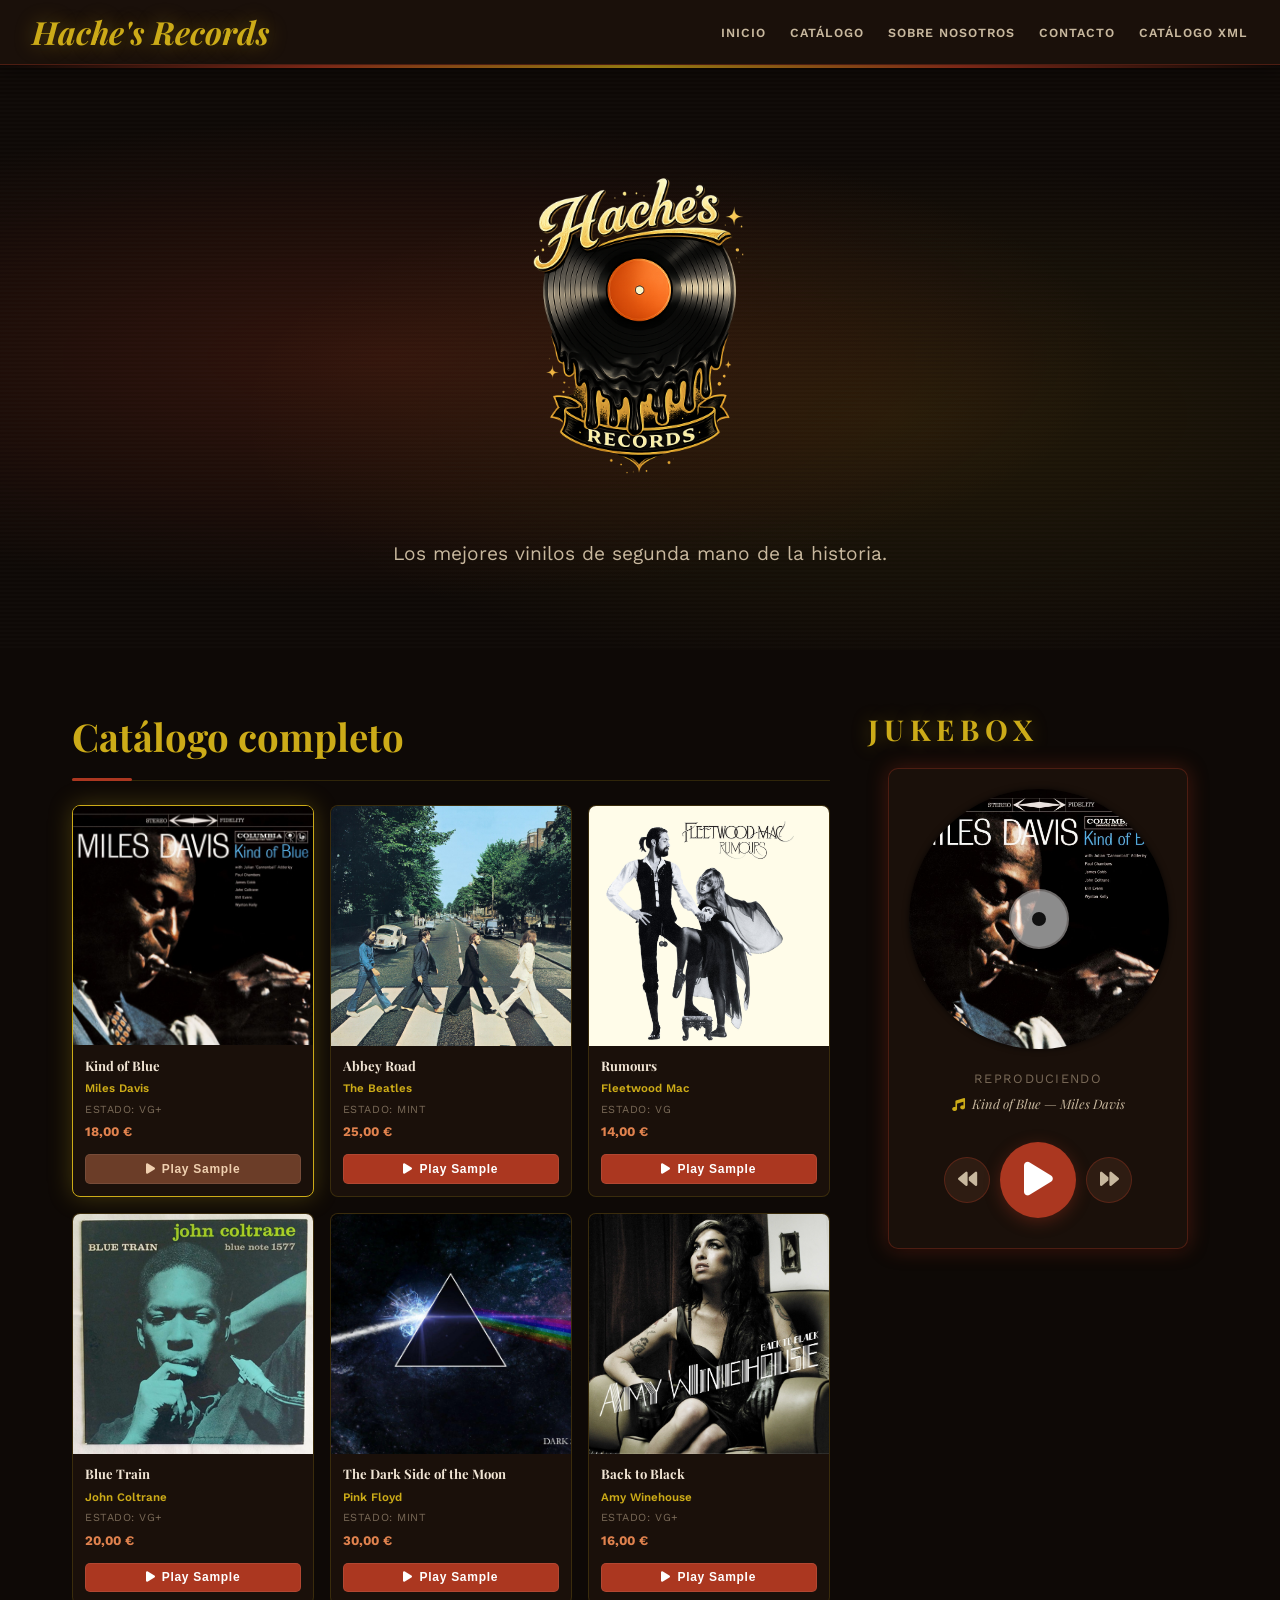
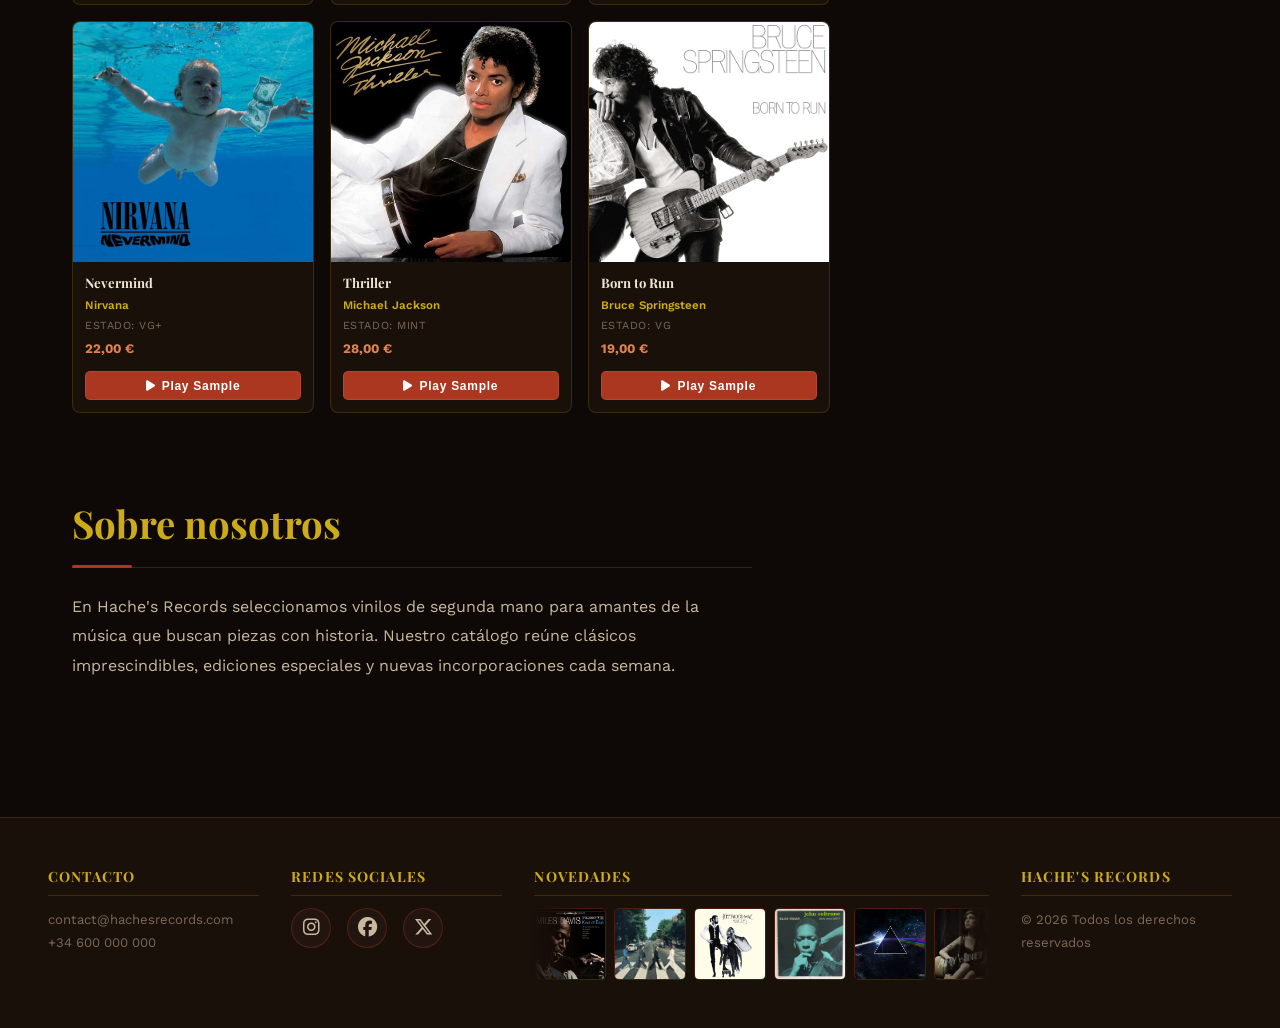
<file: index.html>
<!DOCTYPE html>
<html lang="es">
<head>
    <meta charset="UTF-8">
    <meta name="viewport" content="width=device-width, initial-scale=1.0">
    <title>Hache's Records | Tienda de vinilos de segunda mano</title>

    <link rel="preconnect" href="https://fonts.googleapis.com">
    <link rel="preconnect" href="https://fonts.gstatic.com" crossorigin>
    <link href="https://fonts.googleapis.com/css2?family=Playfair+Display:ital,wght@0,700;1,400&family=Work+Sans:wght@400;500;600&display=swap" rel="stylesheet">
    <link rel="stylesheet" href="https://cdnjs.cloudflare.com/ajax/libs/font-awesome/6.5.0/css/all.min.css">

    <link rel="stylesheet" href="assets/css/style.css">
</head>
<body>

    <header>
  <div class="header__logo"><h1>Hache's Records</h1></div>

  <nav aria-label="Navegación principal">
    <ul>
      <li><a href="#inicio">Inicio</a></li>
      <li><a href="#catalogo">Catálogo</a></li>
      <li><a href="#sobre">Sobre nosotros</a></li>
      <li><a href="#contacto">Contacto</a></li>
      <li><a href="catalogo-tabla.html">Catálogo XML</a></li>
    </ul>
  </nav>

  <!-- Botón hamburguesa para móvil -->
  <button class="nav-toggle" aria-label="Abrir menú" aria-expanded="false">
    <span></span>
    <span></span>
    <span></span>
  </button>
</header>

    <section id="inicio" class="hero">
        <div>
            <img src="assets/img/logo.png" alt="Logo de la web">
            <p>Los mejores vinilos de segunda mano de la historia.</p>
        </div>
    </section>

    <main class="contenedor">
        <div class="layout">

            <section id="catalogo">
                <h2 class="seccion-titulo">Catálogo completo</h2>

                <div class="catalogo-grid">

                    <article class="disco-card" data-index="0">
                        <a href="detalle.html?id=kind-of-blue" target="_blank" aria-label="Ver detalle de Kind of Blue">
                            <img src="assets/img/kind-of-blue.jpg"
                                 alt="Kind of Blue — Miles Davis" width="300" height="300" loading="lazy">
                        </a>
                        <div class="disco-info">
                            <h3>Kind of Blue</h3>
                            <p class="disco-artista">Miles Davis</p>
                            <p class="disco-estado">Estado: VG+</p>
                            <p class="disco-precio">18,00 €</p>
                            <button class="btn-play-sample" type="button">
                                <i class="fa fa-play"></i> Play Sample
                            </button>
                        </div>
                    </article>

                    <article class="disco-card" data-index="1">
                        <a href="detalle.html?id=abbey-road" target="_blank" aria-label="Ver detalle de Abbey Road">
                            <img src="assets/img/abbey-road.jpg"
                                 alt="Abbey Road — The Beatles" width="300" height="300" loading="lazy">
                        </a>
                        <div class="disco-info">
                            <h3>Abbey Road</h3>
                            <p class="disco-artista">The Beatles</p>
                            <p class="disco-estado">Estado: Mint</p>
                            <p class="disco-precio">25,00 €</p>
                            <button class="btn-play-sample" type="button">
                                <i class="fa fa-play"></i> Play Sample
                            </button>
                        </div>
                    </article>

                    <article class="disco-card" data-index="2">
                        <a href="detalle.html?id=rumours" target="_blank" aria-label="Ver detalle de Rumours">
                            <img src="assets/img/rumours.jpg"
                                 alt="Rumours — Fleetwood Mac" width="300" height="300" loading="lazy">
                        </a>
                        <div class="disco-info">
                            <h3>Rumours</h3>
                            <p class="disco-artista">Fleetwood Mac</p>
                            <p class="disco-estado">Estado: VG</p>
                            <p class="disco-precio">14,00 €</p>
                            <button class="btn-play-sample" type="button">
                                <i class="fa fa-play"></i> Play Sample
                            </button>
                        </div>
                    </article>

                    <article class="disco-card" data-index="3">
                        <a href="detalle.html?id=blue-train" target="_blank" aria-label="Ver detalle de Blue Train">
                            <img src="assets/img/blue-train.jpg"
                                 alt="Blue Train — John Coltrane" width="300" height="300" loading="lazy">
                        </a>
                        <div class="disco-info">
                            <h3>Blue Train</h3>
                            <p class="disco-artista">John Coltrane</p>
                            <p class="disco-estado">Estado: VG+</p>
                            <p class="disco-precio">20,00 €</p>
                            <button class="btn-play-sample" type="button">
                                <i class="fa fa-play"></i> Play Sample
                            </button>
                        </div>
                    </article>

                    <article class="disco-card" data-index="4">
                        <a href="detalle.html?id=dark-side-of-the-moon" target="_blank" aria-label="Ver detalle de The Dark Side of the Moon">
                            <img src="assets/img/dark-side-of-the-moon.jpg"
                                 alt="The Dark Side of the Moon — Pink Floyd" width="300" height="300" loading="lazy">
                        </a>
                        <div class="disco-info">
                            <h3>The Dark Side of the Moon</h3>
                            <p class="disco-artista">Pink Floyd</p>
                            <p class="disco-estado">Estado: Mint</p>
                            <p class="disco-precio">30,00 €</p>
                            <button class="btn-play-sample" type="button">
                                <i class="fa fa-play"></i> Play Sample
                            </button>
                        </div>
                    </article>

                    <article class="disco-card" data-index="5">
                        <a href="detalle.html?id=back-to-black" target="_blank" aria-label="Ver detalle de Back to Black">
                            <img src="assets/img/back-to-black.jpg"
                                 alt="Back to Black — Amy Winehouse" width="300" height="300" loading="lazy">
                        </a>
                        <div class="disco-info">
                            <h3>Back to Black</h3>
                            <p class="disco-artista">Amy Winehouse</p>
                            <p class="disco-estado">Estado: VG+</p>
                            <p class="disco-precio">16,00 €</p>
                            <button class="btn-play-sample" type="button">
                                <i class="fa fa-play"></i> Play Sample
                            </button>
                        </div>
                    </article>

                    <article class="disco-card" data-index="6">
                        <a href="detalle.html?id=nevermind" target="_blank" aria-label="Ver detalle de Nevermind">
                            <img src="assets/img/nevermind.jpg"
                                 alt="Nevermind — Nirvana" width="300" height="300" loading="lazy">
                        </a>
                        <div class="disco-info">
                            <h3>Nevermind</h3>
                            <p class="disco-artista">Nirvana</p>
                            <p class="disco-estado">Estado: VG+</p>
                            <p class="disco-precio">22,00 €</p>
                            <button class="btn-play-sample" type="button">
                                <i class="fa fa-play"></i> Play Sample
                            </button>
                        </div>
                    </article>

                    <article class="disco-card" data-index="7">
                        <a href="detalle.html?id=thriller" target="_blank" aria-label="Ver detalle de Thriller">
                            <img src="assets/img/thriller.jpg"
                                 alt="Thriller — Michael Jackson" width="300" height="300" loading="lazy">
                        </a>
                        <div class="disco-info">
                            <h3>Thriller</h3>
                            <p class="disco-artista">Michael Jackson</p>
                            <p class="disco-estado">Estado: Mint</p>
                            <p class="disco-precio">28,00 €</p>
                            <button class="btn-play-sample" type="button">
                                <i class="fa fa-play"></i> Play Sample
                            </button>
                        </div>
                    </article>

                    <article class="disco-card" data-index="8">
                        <a href="detalle.html?id=born-to-run" target="_blank" aria-label="Ver detalle de Born to Run">
                            <img src="assets/img/born-to-run.jpg"
                                 alt="Born to Run — Bruce Springsteen" width="300" height="300" loading="lazy">
                        </a>
                        <div class="disco-info">
                            <h3>Born to Run</h3>
                            <p class="disco-artista">Bruce Springsteen</p>
                            <p class="disco-estado">Estado: VG</p>
                            <p class="disco-precio">19,00 €</p>
                            <button class="btn-play-sample" type="button">
                                <i class="fa fa-play"></i> Play Sample
                            </button>
                        </div>
                    </article>

                </div>
            </section>

            <aside id="jukebox" class="jukebox-col">
                <h2 class="jukebox-titulo">JukeBox</h2>
                <div class="player">
                    <div class="disc"></div>
                    <label>Reproduciendo</label>
                    <h2>
                        <i class="fa fa-music"></i>
                        <span id="current-song">Selecciona un disco</span>
                    </h2>
                    <audio id="player-audio"></audio>
                    <div class="controls">
                        <a href="#" class="btn-prev" aria-label="Anterior"><i class="fa fa-backward"></i></a>
                        <a href="#" class="play" aria-label="Reproducir"><i class="fa fa-play"></i></a>
                        <a href="#" class="btn-next" aria-label="Siguiente"><i class="fa fa-forward"></i></a>
                    </div>
                </div>
            </aside>

        </div>

        <section id="sobre" class="sobre">
            <h2 class="seccion-titulo">Sobre nosotros</h2>
            <p>
                En Hache's Records seleccionamos vinilos de segunda mano para amantes de la música
                que buscan piezas con historia. Nuestro catálogo reúne clásicos imprescindibles,
                ediciones especiales y nuevas incorporaciones cada semana.
            </p>
        </section>
    </main>

    <footer id="contacto">

        <div>
            <h3>Contacto</h3>
            <p>contact@hachesrecords.com<br>+34 600 000 000</p>
        </div>

        <div>
            <h3>Redes sociales</h3>
            <div class="footer-rrss">
                <a href="https://www.instagram.com" target="_blank" rel="noopener noreferrer" aria-label="Instagram">
                    <i class="fa-brands fa-instagram"></i>
                </a>
                <a href="https://www.facebook.com" target="_blank" rel="noopener noreferrer" aria-label="Facebook">
                    <i class="fa-brands fa-facebook"></i>
                </a>
                <a href="https://www.x.com" target="_blank" rel="noopener noreferrer" aria-label="X">
                    <i class="fa-brands fa-x-twitter"></i>
                </a>
            </div>
        </div>

        <div>
            <h3>Novedades</h3>
            <div class="carrusel">
                <div class="carrusel__pista">
                    <img src="assets/img/kind-of-blue.jpg"          alt="Kind of Blue">
                    <img src="assets/img/abbey-road.jpg"             alt="Abbey Road">
                    <img src="assets/img/rumours.jpg"                alt="Rumours">
                    <img src="assets/img/blue-train.jpg"             alt="Blue Train">
                    <img src="assets/img/dark-side-of-the-moon.jpg"  alt="Dark Side of the Moon">
                    <img src="assets/img/back-to-black.jpg"          alt="Back to Black">
                    <img src="assets/img/nevermind.jpg"              alt="Nevermind">
                    <img src="assets/img/thriller.jpg"               alt="Thriller">
                    <img src="assets/img/born-to-run.jpg"            alt="Born to Run">
                    <!-- Set 2 duplicado para loop infinito -->
                    <img src="assets/img/kind-of-blue.jpg"          alt="Kind of Blue">
                    <img src="assets/img/abbey-road.jpg"             alt="Abbey Road">
                    <img src="assets/img/rumours.jpg"                alt="Rumours">
                    <img src="assets/img/blue-train.jpg"             alt="Blue Train">
                    <img src="assets/img/dark-side-of-the-moon.jpg"  alt="Dark Side of the Moon">
                    <img src="assets/img/back-to-black.jpg"          alt="Back to Black">
                    <img src="assets/img/nevermind.jpg"              alt="Nevermind">
                    <img src="assets/img/thriller.jpg"               alt="Thriller">
                    <img src="assets/img/born-to-run.jpg"            alt="Born to Run">
                </div>
            </div>
        </div>

        <div>
            <h3>Hache's Records</h3>
            <p>© 2026 Todos los derechos reservados</p>
        </div>

    </footer>

    <script src="assets/js/main.js"></script>
</body>
</html>
</file>
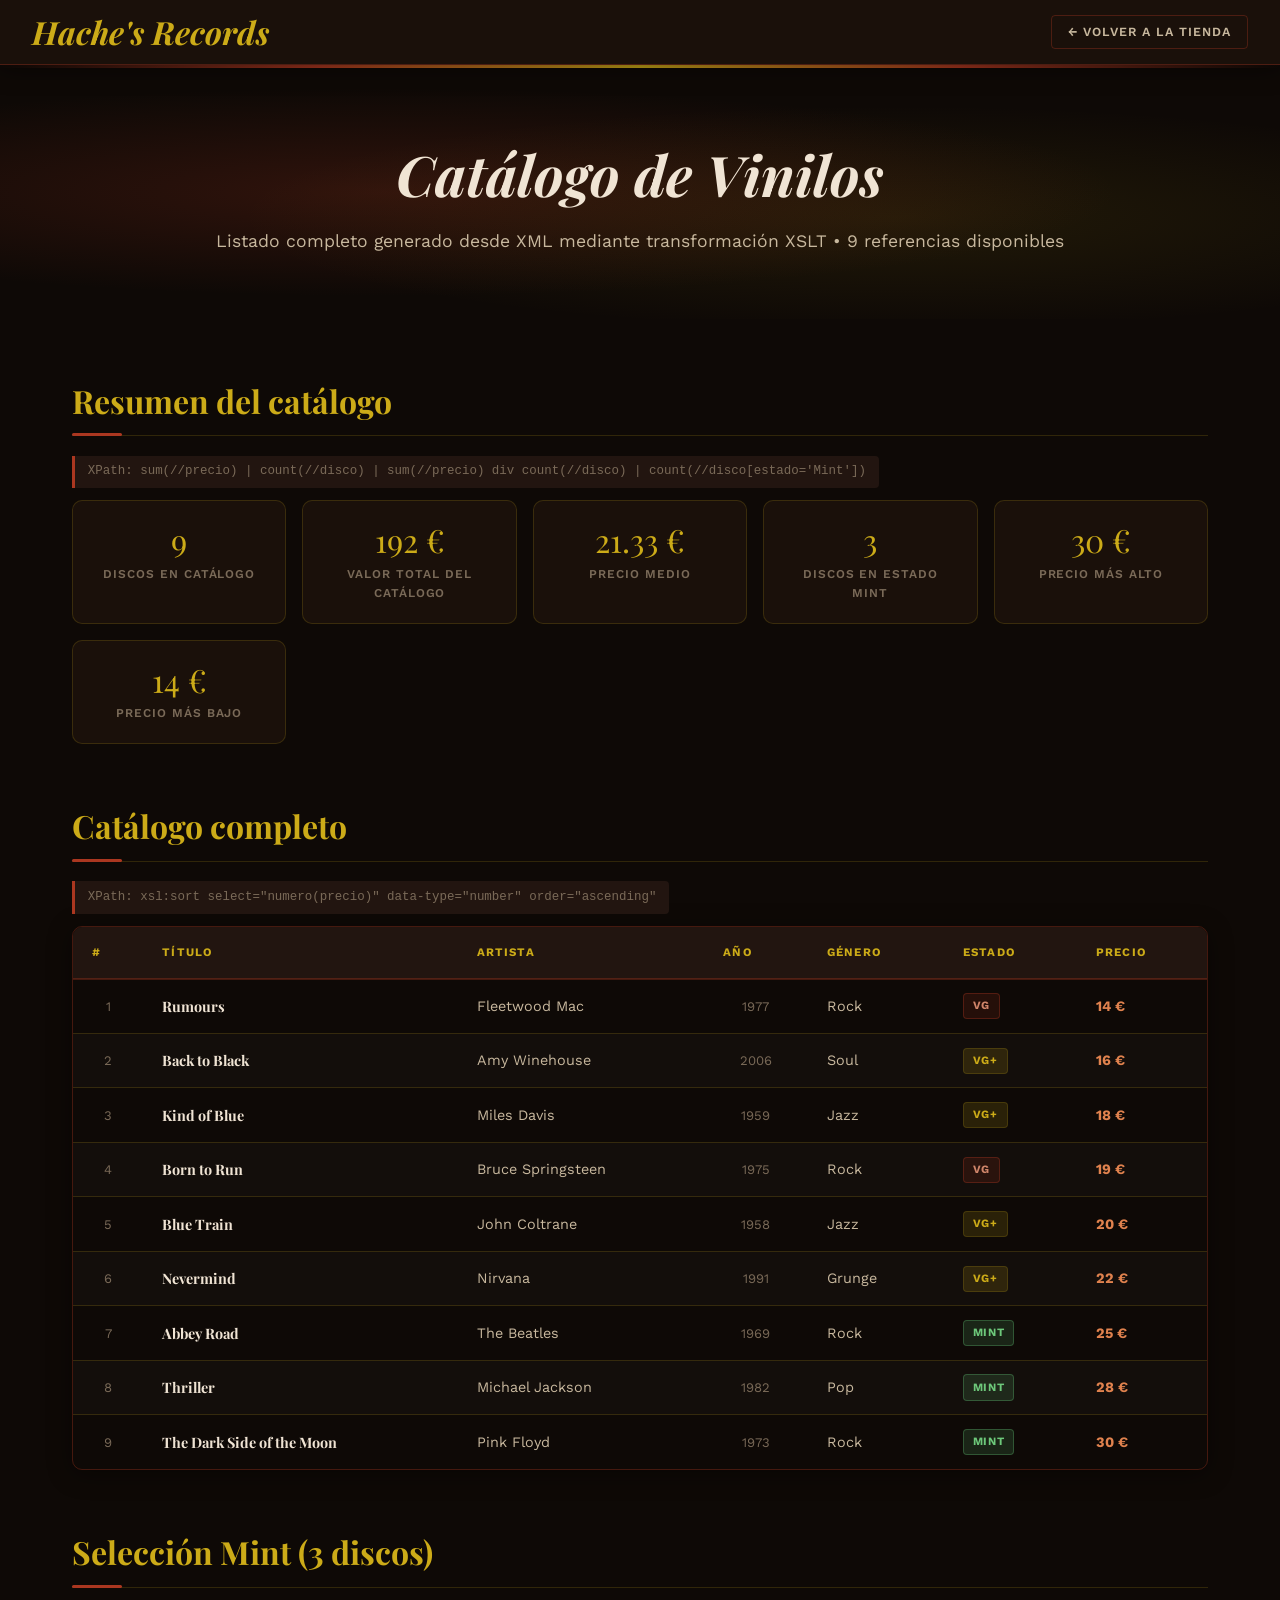
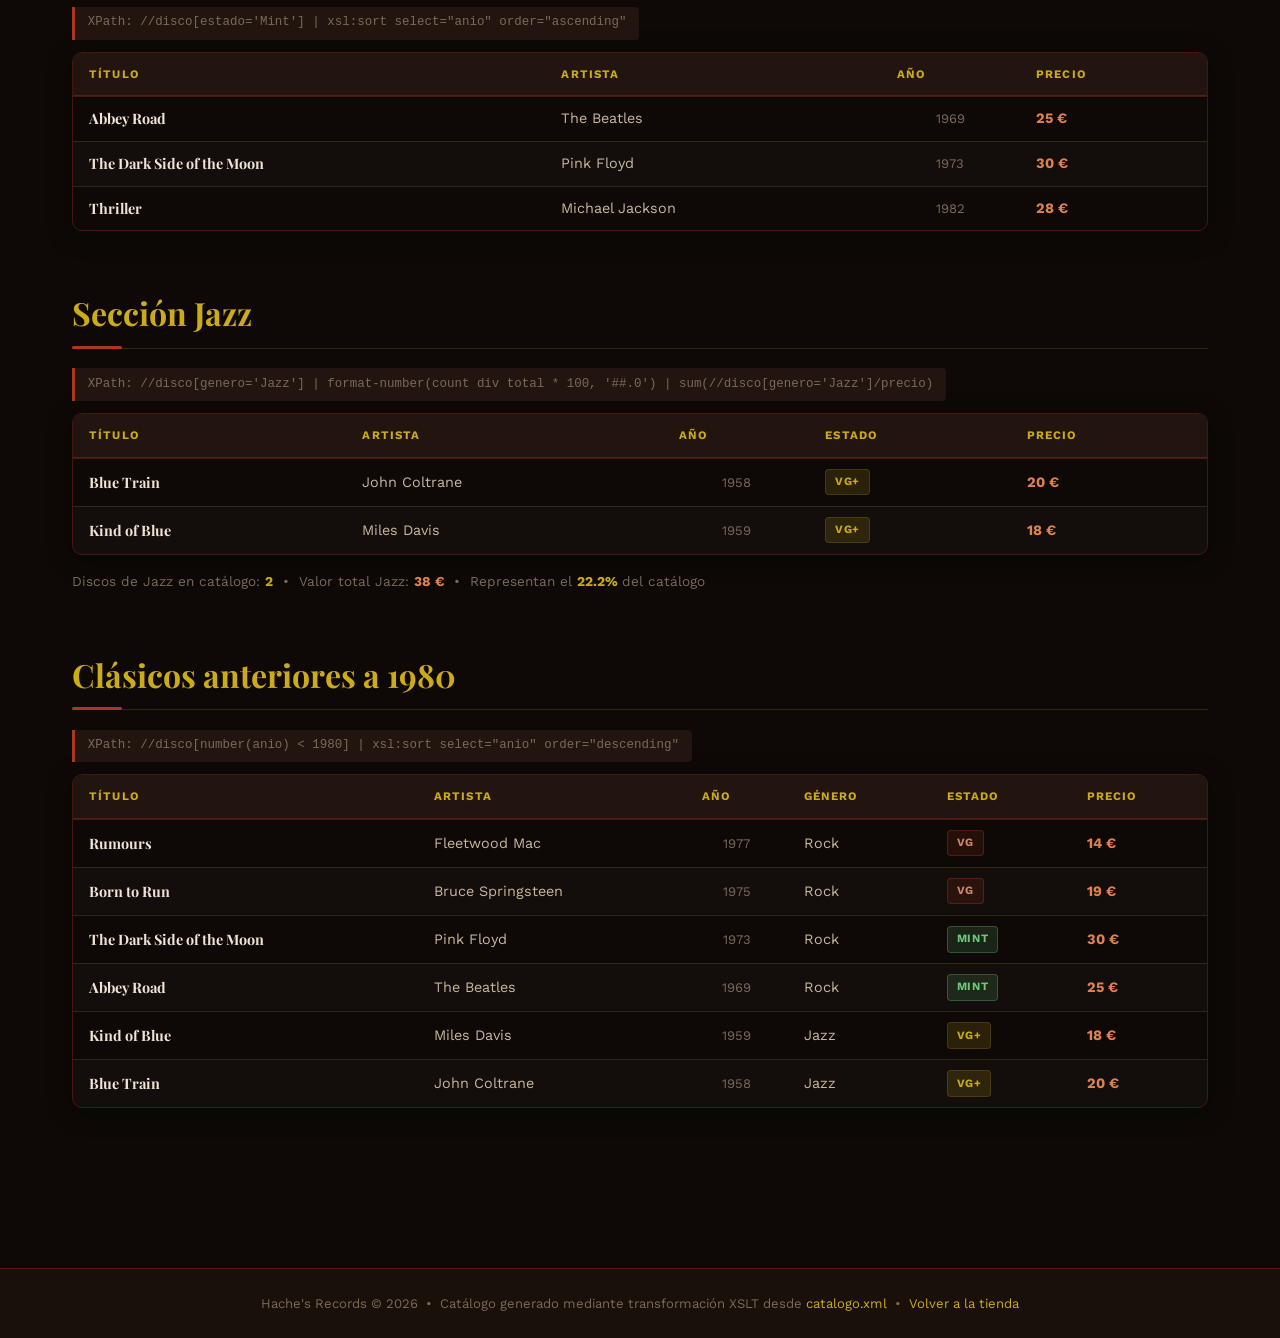
<file: catalogo-tabla.html>
<!DOCTYPE html PUBLIC "-//W3C//DTD HTML 4.01//EN">
<html lang="es">
<head>
<meta http-equiv="Content-Type" content="text/html; charset=UTF-8">
<meta charset="UTF-8">
<meta name="viewport" content="width=device-width, initial-scale=1.0">
<title>Catálogo XML — Hache's Records</title>
<link rel="stylesheet" href="assets/css/tabla.css">
</head>
<body>
<header><div class="header__logo"><h1>Hache's Records</h1></div>
<a class="btn-volver" href="index.html">← Volver a la tienda</a></header><section class="hero"><h2>Catálogo de Vinilos</h2>
<p>
          Listado completo generado desde XML mediante transformación XSLT •
          9 referencias disponibles
        </p></section><main class="contenedor"><section class="seccion"><h2 class="seccion-titulo">Resumen del catálogo</h2>
<div class="xpath-note">
            XPath: sum(//precio) | count(//disco) | sum(//precio) div count(//disco) | count(//disco[estado='Mint'])
          </div>
<div class="stats-grid">
<div class="stat-card">
<span class="stat-valor">9</span><span class="stat-label">Discos en catálogo</span>
</div>
<div class="stat-card">
<span class="stat-valor">192 €
              </span><span class="stat-label">Valor total del catálogo</span>
</div>
<div class="stat-card">
<span class="stat-valor">21.33 €
              </span><span class="stat-label">Precio medio</span>
</div>
<div class="stat-card">
<span class="stat-valor">3</span><span class="stat-label">Discos en estado Mint</span>
</div>
<div class="stat-card">
<span class="stat-valor">30 €
              </span><span class="stat-label">Precio más alto</span>
</div>
<div class="stat-card">
<span class="stat-valor">14 €
              </span><span class="stat-label">Precio más bajo</span>
</div>
</div></section><section class="seccion"><h2 class="seccion-titulo">Catálogo completo</h2>
<div class="xpath-note">
            XPath: xsl:sort select="numero(precio)" data-type="number" order="ascending"
          </div>
<div class="tabla-wrapper"><table>
<thead><tr>
<th>#</th>
<th>Título</th>
<th>Artista</th>
<th>Año</th>
<th>Género</th>
<th>Estado</th>
<th>Precio</th>
</tr></thead>
<tbody>
<tr>
<td class="td-num">1</td>
<td class="td-titulo">Rumours</td>
<td>Fleetwood Mac</td>
<td class="td-num">1977</td>
<td>Rock</td>
<td><span class="badge badge-vg">VG</span></td>
<td class="td-precio">14 €</td>
</tr>
<tr>
<td class="td-num">2</td>
<td class="td-titulo">Back to Black</td>
<td>Amy Winehouse</td>
<td class="td-num">2006</td>
<td>Soul</td>
<td><span class="badge badge-vgp">VG+</span></td>
<td class="td-precio">16 €</td>
</tr>
<tr>
<td class="td-num">3</td>
<td class="td-titulo">Kind of Blue</td>
<td>Miles Davis</td>
<td class="td-num">1959</td>
<td>Jazz</td>
<td><span class="badge badge-vgp">VG+</span></td>
<td class="td-precio">18 €</td>
</tr>
<tr>
<td class="td-num">4</td>
<td class="td-titulo">Born to Run</td>
<td>Bruce Springsteen</td>
<td class="td-num">1975</td>
<td>Rock</td>
<td><span class="badge badge-vg">VG</span></td>
<td class="td-precio">19 €</td>
</tr>
<tr>
<td class="td-num">5</td>
<td class="td-titulo">Blue Train</td>
<td>John Coltrane</td>
<td class="td-num">1958</td>
<td>Jazz</td>
<td><span class="badge badge-vgp">VG+</span></td>
<td class="td-precio">20 €</td>
</tr>
<tr>
<td class="td-num">6</td>
<td class="td-titulo">Nevermind</td>
<td>Nirvana</td>
<td class="td-num">1991</td>
<td>Grunge</td>
<td><span class="badge badge-vgp">VG+</span></td>
<td class="td-precio">22 €</td>
</tr>
<tr>
<td class="td-num">7</td>
<td class="td-titulo">Abbey Road</td>
<td>The Beatles</td>
<td class="td-num">1969</td>
<td>Rock</td>
<td><span class="badge badge-mint">Mint</span></td>
<td class="td-precio">25 €</td>
</tr>
<tr>
<td class="td-num">8</td>
<td class="td-titulo">Thriller</td>
<td>Michael Jackson</td>
<td class="td-num">1982</td>
<td>Pop</td>
<td><span class="badge badge-mint">Mint</span></td>
<td class="td-precio">28 €</td>
</tr>
<tr>
<td class="td-num">9</td>
<td class="td-titulo">The Dark Side of the Moon</td>
<td>Pink Floyd</td>
<td class="td-num">1973</td>
<td>Rock</td>
<td><span class="badge badge-mint">Mint</span></td>
<td class="td-precio">30 €</td>
</tr>
</tbody>
</table></div></section><section class="seccion"><h2 class="seccion-titulo">
            Selección Mint
            (3 discos)
          </h2>
<div class="xpath-note">
            XPath: //disco[estado='Mint'] | xsl:sort select="anio" order="ascending"
          </div>
<div class="tabla-wrapper"><table class="tabla-mini">
<thead><tr>
<th>Título</th>
<th>Artista</th>
<th>Año</th>
<th>Precio</th>
</tr></thead>
<tbody>
<tr>
<td class="td-titulo">Abbey Road</td>
<td>The Beatles</td>
<td class="td-num">1969</td>
<td class="td-precio">25 €</td>
</tr>
<tr>
<td class="td-titulo">The Dark Side of the Moon</td>
<td>Pink Floyd</td>
<td class="td-num">1973</td>
<td class="td-precio">30 €</td>
</tr>
<tr>
<td class="td-titulo">Thriller</td>
<td>Michael Jackson</td>
<td class="td-num">1982</td>
<td class="td-precio">28 €</td>
</tr>
</tbody>
</table></div></section><section class="seccion"><h2 class="seccion-titulo">Sección Jazz</h2>
<div class="xpath-note">
            XPath: //disco[genero='Jazz'] | format-number(count div total * 100, '##.0') | sum(//disco[genero='Jazz']/precio)
          </div>
<div class="tabla-wrapper"><table class="tabla-mini">
<thead><tr>
<th>Título</th>
<th>Artista</th>
<th>Año</th>
<th>Estado</th>
<th>Precio</th>
</tr></thead>
<tbody>
<tr>
<td class="td-titulo">Blue Train</td>
<td>John Coltrane</td>
<td class="td-num">1958</td>
<td><span class="badge badge-vgp">VG+</span></td>
<td class="td-precio">20 €</td>
</tr>
<tr>
<td class="td-titulo">Kind of Blue</td>
<td>Miles Davis</td>
<td class="td-num">1959</td>
<td><span class="badge badge-vgp">VG+</span></td>
<td class="td-precio">18 €</td>
</tr>
</tbody>
</table></div>
<p style="margin-top:1rem; font-size:0.85rem; color:var(--texto-t);">
            Discos de Jazz en catálogo:
            <strong style="color:var(--dorado)">2</strong>
             • 
            Valor total Jazz:
            <strong style="color:#e0824e">38 €
            </strong>
             • 
            Representan el
            <strong style="color:var(--dorado)">22.2%
            </strong>
            del catálogo
          </p></section><section class="seccion"><h2 class="seccion-titulo">Clásicos anteriores a 1980</h2>
<div class="xpath-note">
            XPath: //disco[number(anio) &lt; 1980] | xsl:sort select="anio" order="descending"
          </div>
<div class="tabla-wrapper"><table class="tabla-mini">
<thead><tr>
<th>Título</th>
<th>Artista</th>
<th>Año</th>
<th>Género</th>
<th>Estado</th>
<th>Precio</th>
</tr></thead>
<tbody>
<tr>
<td class="td-titulo">Rumours</td>
<td>Fleetwood Mac</td>
<td class="td-num">1977</td>
<td>Rock</td>
<td><span class="badge badge-vg">VG</span></td>
<td class="td-precio">14 €</td>
</tr>
<tr>
<td class="td-titulo">Born to Run</td>
<td>Bruce Springsteen</td>
<td class="td-num">1975</td>
<td>Rock</td>
<td><span class="badge badge-vg">VG</span></td>
<td class="td-precio">19 €</td>
</tr>
<tr>
<td class="td-titulo">The Dark Side of the Moon</td>
<td>Pink Floyd</td>
<td class="td-num">1973</td>
<td>Rock</td>
<td><span class="badge badge-mint">Mint</span></td>
<td class="td-precio">30 €</td>
</tr>
<tr>
<td class="td-titulo">Abbey Road</td>
<td>The Beatles</td>
<td class="td-num">1969</td>
<td>Rock</td>
<td><span class="badge badge-mint">Mint</span></td>
<td class="td-precio">25 €</td>
</tr>
<tr>
<td class="td-titulo">Kind of Blue</td>
<td>Miles Davis</td>
<td class="td-num">1959</td>
<td>Jazz</td>
<td><span class="badge badge-vgp">VG+</span></td>
<td class="td-precio">18 €</td>
</tr>
<tr>
<td class="td-titulo">Blue Train</td>
<td>John Coltrane</td>
<td class="td-num">1958</td>
<td>Jazz</td>
<td><span class="badge badge-vgp">VG+</span></td>
<td class="td-precio">20 €</td>
</tr>
</tbody>
</table></div></section></main><footer><p>
          Hache's Records © 2026  • 
          Catálogo generado mediante transformación XSLT desde
          <a href="catalogo.xml">catalogo.xml</a>  • 
          <a href="index.html">Volver a la tienda</a></p></footer>
</body>
</html>
</file>
<file: assets/css/style.css>
/* =============================================
   VARIABLES
============================================= */
:root {
    --rojo: #AB3720;
    --rojo-cl: #c94a2e;
    --dorado: #CCAB18;
    --bg: #0e0906;
    --surf: #1a100a;
    --surf2: #221510;
    --surf3: #2e1c12;
    --borde: rgba(204, 171, 24, 0.18);
    --borde-r: rgba(171, 55, 32, 0.35);
    --texto: #f0e4d4;
    --texto-s: #c8b89e;
    --texto-t: #7a6a58;
    --display: 'Playfair Display', Georgia, serif;
    --body: 'Work Sans', sans-serif;
}

/* =============================================
   RESET
============================================= */
*,
*::before,
*::after {
    box-sizing: border-box;
    margin: 0;
    padding: 0;
}

html {
    scroll-behavior: smooth;
    -webkit-font-smoothing: antialiased;
}

body {
    font-family: var(--body);
    font-size: 16px;
    color: var(--texto);
    background: var(--bg);
    line-height: 1.6;
}

img {
    display: block;
    max-width: 100%;
    height: auto;
}

a {
    color: inherit;
    text-decoration: none;
}

button,
a {
    cursor: pointer;
}

::selection {
    background: rgba(204, 171, 24, 0.3);
}

/* =============================================
   HEADER
============================================= */
header {
    position: sticky;
    top: 0;
    z-index: 100;
    display: flex;
    align-items: center;
    justify-content: space-between;
    gap: 1.5rem;
    padding: 0.4rem 2rem;
    background: var(--surf);
    border-bottom: 1px solid var(--borde-r);
    box-shadow: 0 2px 24px rgba(0, 0, 0, 0.55);
}

.header__logo h1 {
  font-family: var(--display); font-style: italic; font-size: clamp(1.5rem,3vw,2rem);
  color: var(--dorado); text-shadow: 0 0 20px rgba(204,171,24,0.4);
}

header .logo img {
    height: 160px;
    width: auto;
    display: block;
}

nav ul {
    display: flex;
    gap: 1.5rem;
    list-style: none;
}

nav a {
    font-size: 0.78rem;
    font-weight: 600;
    text-transform: uppercase;
    letter-spacing: 0.08em;
    color: var(--texto-s);
    padding-bottom: 2px;
    border-bottom: 2px solid transparent;
    transition: color 0.2s, border-color 0.2s;
}

nav a:hover {
    color: var(--dorado);
    border-bottom-color: var(--dorado);
}

/* =============================================
   HERO
============================================= */
.hero {
    min-height: 42vh;
    display: flex;
    align-items: center;
    justify-content: center;
    text-align: center;
    padding: clamp(3rem, 10vw, 5rem) 1rem;
    overflow: hidden;
    position: relative;
    background:
        radial-gradient(ellipse at 30% 50%, rgba(171, 55, 32, 0.22) 0%, transparent 58%),
        radial-gradient(ellipse at 70% 60%, rgba(204, 171, 24, 0.10) 0%, transparent 52%),
        repeating-linear-gradient(0deg, transparent, transparent 2px, rgba(255, 255, 255, 0.012) 2px, rgba(255, 255, 255, 0.012) 4px),
        var(--bg);
}

.hero::before {
    content: '';
    position: absolute;
    top: 0;
    left: 0;
    right: 0;
    height: 3px;
    background: linear-gradient(90deg, transparent, var(--rojo), var(--dorado), var(--rojo), transparent);
}

.hero h1 {
    font-family: var(--display);
    font-style: italic;
    font-size: clamp(2.5rem, 7vw, 5rem);
    color: var(--texto);
    margin-bottom: 0.75rem;
    text-shadow: 0 2px 20px rgba(0, 0, 0, 0.6);
}

.hero p {
    font-size: clamp(1rem, 2vw, 1.2rem);
    color: var(--texto-s);
}

/* =============================================
   IMAGEN LOGO EN EL HERO
============================================= */
.hero img {
    width: 400px;        
    max-width: 75%;      
    height: auto;
    margin: 0 auto 1.5rem; /* centra horizontalmente + espacio bajo la imagen */
}

/* =============================================
   MAIN WRAPPER
============================================= */
.contenedor {
    max-width: 1200px;
    margin: 0 auto;
    padding: clamp(2rem, 5vw, 3.5rem) clamp(1rem, 4vw, 2rem);
}

/* =============================================
   LAYOUT 2 COLUMNAS
============================================= */
.layout {
    display: grid;
    grid-template-columns: 1fr 340px;
    gap: clamp(1.5rem, 3vw, 2.5rem);
    align-items: start;
}

/* =============================================
   TÍTULOS DE SECCIÓN
============================================= */
.seccion-titulo {
    font-family: var(--display);
    font-size: clamp(1.8rem, 3vw, 2.4rem);
    color: var(--dorado);
    margin-bottom: 1.5rem;
    padding-bottom: 0.75rem;
    border-bottom: 1px solid var(--borde);
    position: relative;
}

.seccion-titulo::after {
    content: '';
    position: absolute;
    bottom: -1px;
    left: 0;
    width: 60px;
    height: 3px;
    background: var(--rojo);
    border-radius: 99px;
}

/* =============================================
   CATÁLOGO
============================================= */
.catalogo-grid {
    display: grid;
    grid-template-columns: repeat(3, 1fr);
    gap: 1rem;
}

.disco-card {
    background: var(--surf);
    border: 1px solid var(--borde);
    border-radius: 8px;
    overflow: hidden;
    display: flex;
    flex-direction: column;
    transition: transform 0.2s, box-shadow 0.2s, border-color 0.2s;
}

.disco-card:hover {
    transform: translateY(-4px);
    box-shadow: 0 6px 24px rgba(171, 55, 32, 0.28);
    border-color: rgba(204, 171, 24, 0.38);
}

.disco-card.activo {
    border-color: var(--dorado) !important;
    box-shadow: 0 0 24px rgba(204, 171, 24, 0.28) !important;
}

.disco-card img {
    width: 100%;
    aspect-ratio: 1 / 1;
    object-fit: cover;
    background: var(--surf2);
}

.disco-info {
    padding: 0.6rem 0.75rem 0.75rem;
    display: flex;
    flex-direction: column;
    gap: 0.2rem;
    flex: 1;
}

.disco-info h3 {
    font-family: var(--display);
    font-size: 0.82rem;
    font-weight: 700;
    color: var(--texto);
    white-space: nowrap;
    overflow: hidden;
    text-overflow: ellipsis;
}

.disco-artista {
    font-size: 0.72rem;
    color: var(--dorado);
    font-weight: 600;
}

.disco-estado {
    font-size: 0.68rem;
    color: var(--texto-t);
    text-transform: uppercase;
    letter-spacing: 0.05em;
}

.disco-precio {
    font-size: 0.82rem;
    font-weight: 700;
    color: #e0824e;
}

.btn-play-sample {
    margin-top: 0.55rem;
    width: 100%;
    padding: 0.42rem 0;
    background: var(--rojo);
    border: 1px solid rgba(255, 255, 255, 0.08);
    border-radius: 5px;
    color: #fff;
    font-size: 0.75rem;
    font-weight: 600;
    letter-spacing: 0.06em;
    text-align: center;
    display: flex;
    align-items: center;
    justify-content: center;
    gap: 0.4rem;
    transition: background 0.2s, transform 0.15s;
}

.btn-play-sample:hover {
    background: var(--rojo-cl);
    transform: scale(1.03);
}

.btn-play-sample.activo {
    background: #6b3d28;
    color: #f0d0b0;
}

/* =============================================
   JUKEBOX
============================================= */
.jukebox-col {
    position: sticky;
    top: calc(4.5rem + 1.5rem);
    display: flex;
    flex-direction: column;
    align-items: center;
    gap: 1rem;
}

.jukebox-titulo {
    font-family: var(--display);
    font-size: 1.8rem;
    letter-spacing: 0.2em;
    text-transform: uppercase;
    color: var(--dorado);
    text-shadow: 0 0 18px rgba(204, 171, 24, 0.35);
    align-self: flex-start;
}

/* =============================================
   JUKEBOX
============================================= */
@keyframes rotation {
    from { transform: rotate(0deg); }
    to { transform: rotate(360deg); }
}

div.player {
    margin: 0 auto;
    background: #1a100a;
    border-radius: 10px;
    box-shadow: 0 0 20px rgba(171, 55, 32, 0.35), 0 2px 4px rgba(0, 0, 0, 0.5);
    border: 1px solid var(--borde-r);
    width: 300px;
    overflow: hidden;
    padding: 20px;
    text-align: center;
}

div.player div.disc {
    width: 260px;
    height: 260px;
    position: relative;
    box-shadow: 0 0 6px rgba(0, 0, 0, 0.7);
    margin: 0 auto 20px;
    border-radius: 50%;
    z-index: 1;
    background-image:
        radial-gradient(circle,
            #fff 0, #fff 7px,
            #2a2a2d 7px, #2a2a2d 10px,
            transparent 10px, transparent 18px,
            #c71020 18px, #c71020 22px,
            transparent 22px, transparent 40px,
            #2a2a2d 40px, #2a2a2d 48px,
            #1a1a1d 48px, #1a1a1d 56px,
            rgba(0, 0, 0, 0.2) 56px, rgba(0, 0, 0, 0.2) 76px,
            #404044 76px, #404044 77px,
            #111 77px);
    background-size: cover;
    background-position: center;
    animation: rotation 4s linear infinite;
    animation-play-state: paused;
}

div.player.playing div.disc {
    animation-play-state: running;
}

div.player div.disc::after {
    content: '';
    display: block;
    position: absolute;
    top: 100px;
    left: 100px;
    width: 60px;
    height: 60px;
    background: rgba(255, 255, 255, 0.55);
    border-radius: 50%;
    border: 2px solid rgba(20, 8, 4, 0.25);
    z-index: 2;
}

div.player div.disc::before {
    content: '';
    display: block;
    position: absolute;
    top: 123px;
    left: 123px;
    width: 14px;
    height: 14px;
    background: #111;
    border-radius: 50%;
    z-index: 3;
}

div.player label {
    display: block;
    font-size: 0.8em;
    text-transform: uppercase;
    letter-spacing: 0.1em;
    color: var(--texto-t);
    margin-bottom: 4px;
}

div.player h2 {
    font-family: var(--display);
    font-size: 13px;
    font-style: italic;
    font-weight: 400;
    color: var(--texto-s);
    line-height: 1.5;
    margin: 0 0 4px;
    min-height: 2.6em;
}

div.player h2 i {
    color: var(--dorado);
    margin-right: 4px;
}

div.player audio {
    display: none;
}

div.player div.controls {
    padding: 10px 0;
    display: flex;
    align-items: center;
    justify-content: center;
    gap: 10px;
}

div.player div.controls a.btn-prev,
div.player div.controls a.btn-next {
    display: inline-flex;
    align-items: center;
    justify-content: center;
    border-radius: 50%;
    font-size: 1.2em;
    background: var(--surf3);
    color: var(--texto-s);
    height: 46px;
    width: 46px;
    border: 1px solid var(--borde-r);
    transition: background 0.2s, color 0.2s, transform 0.15s;
    text-decoration: none;
}

div.player div.controls a.btn-prev:hover,
div.player div.controls a.btn-next:hover {
    background: var(--surf2);
    color: var(--dorado);
    transform: scale(1.08);
}

div.player div.controls a.play {
    display: inline-flex;
    align-items: center;
    justify-content: center;
    border-radius: 50%;
    font-size: 2.4em;
    background: var(--rojo);
    color: #fff;
    height: 76px;
    width: 76px;
    text-decoration: none;
    box-shadow: 0 4px 16px rgba(171, 55, 32, 0.35);
    transition: background 0.2s, transform 0.15s, box-shadow 0.2s;
}

div.player div.controls a.play:hover {
    background: var(--rojo-cl);
    transform: scale(1.06);
    box-shadow: 0 6px 24px rgba(171, 55, 32, 0.55);
}

div.player.playing div.controls a.play {
    box-shadow: 0 4px 16px rgba(171, 55, 32, 0.4), 0 0 22px rgba(171, 55, 32, 0.45);
}

/* =============================================
   SOBRE NOSOTROS
============================================= */
.sobre {
    margin-top: clamp(3rem, 7vw, 5rem);
    max-width: 680px;
}

.sobre p {
    color: var(--texto-s);
    line-height: 1.85;
}

/* =============================================
   FOOTER
============================================= */
footer {
    margin-top: clamp(3rem, 7vw, 5rem);
    padding: clamp(2rem, 5vw, 3rem) clamp(1rem, 5vw, 3rem);
    background: var(--surf);
    border-top: 1px solid var(--borde-r);
    display: grid;
    grid-template-columns: repeat(auto-fit, minmax(160px, 1fr));
    gap: 2rem;
}

footer h3 {
    font-family: var(--display);
    font-size: 0.88rem;
    color: var(--dorado);
    margin-bottom: 0.7rem;
    padding-bottom: 0.45rem;
    border-bottom: 1px solid var(--borde);
    text-transform: uppercase;
    letter-spacing: 0.08em;
}

footer p {
    font-size: 0.82rem;
    color: var(--texto-t);
    line-height: 1.8;
}

/* =============================================
   CARRUSEL DE NOVEDADES (footer)
============================================= */

@keyframes marquee {
  from { transform: translateX(0); }
  to   { transform: translateX(-50%); }
}

.carrusel {
  overflow: hidden;
  margin-top: 0.75rem;
  /* Difumina los bordes para un efecto de entrada/salida suave */
  mask-image: linear-gradient(
    to right,
    transparent 0%,
    black 12%,
    black 88%,
    transparent 100%
  );
  -webkit-mask-image: linear-gradient(
    to right,
    transparent 0%,
    black 12%,
    black 88%,
    transparent 100%
  );
}

.carrusel__pista {
  display: flex;
  gap: 8px;
  width: max-content;          
  animation: marquee 22s linear infinite;
}

/* Se pausa al hacer hover */
.carrusel:hover .carrusel__pista {
  animation-play-state: paused;
}

.carrusel__pista img {
  width: 72px;
  height: 72px;
  object-fit: cover;
  border-radius: 5px;
  flex-shrink: 0;
  border: 1px solid var(--borde-r);
  transition: transform 0.2s, border-color 0.2s;
}

.carrusel__pista img:hover {
  transform: scale(1.08);
  border-color: var(--dorado);
}

/* =============================================
   ICONOS REDES SOCIALES (footer)
============================================= */
.footer-rrss {
  display: flex;
  gap: 1rem;
  margin-top: 0.6rem;
}

.footer-rrss a {
  display: inline-flex;
  align-items: center;
  justify-content: center;
  width: 40px;
  height: 40px;
  border-radius: 50%;
  border: 1px solid var(--borde-r);
  background: var(--surf2);
  color: var(--texto-s);
  font-size: 1.2rem;
  transition: background 0.2s, color 0.2s, border-color 0.2s, transform 0.2s;
}

.footer-rrss a:hover {
  background: var(--rojo);
  color: #fff;
  border-color: var(--rojo-cl);
  transform: translateY(-3px);
}
/* Evita que el grid desborde */
footer > div {
  min-width: 0;
}

/* Espacio a la columna de Novedades */
footer > div:nth-child(3) {
  grid-column: span 2;
}

/* =============================================
   RESPONSIVE
============================================= */
@media (max-width: 1024px) {
    .layout {
        grid-template-columns: 1fr;
    }

    .jukebox-col {
        position: static;
    }

    .jukebox-titulo {
        align-self: center;
    }
}

@media (max-width: 600px) {
    .catalogo-grid {
        grid-template-columns: repeat(2, 1fr);
        gap: 0.6rem;
    }

    nav ul {
        gap: 0.8rem;
    }
}

@media (max-width: 380px) {
    .catalogo-grid {
        grid-template-columns: 1fr;
    }
}

/* =============================================
   MENÚ HAMBURGUESA (móvil)
============================================= */

.nav-toggle {
  display: none;
  flex-direction: column;
  justify-content: center;
  gap: 5px;
  background: none;
  border: none;
  padding: 4px;
  cursor: pointer;
  z-index: 101;
  flex-shrink: 0;
}

.nav-toggle span {
  display: block;
  width: 24px;
  height: 2px;
  background: var(--texto-s);
  border-radius: 2px;
  transition: transform 0.3s, opacity 0.3s, background 0.2s;
}

.nav-toggle:hover span { background: var(--dorado); }

.nav-toggle.abierto span:nth-child(1) { transform: translateY(7px) rotate(45deg); }
.nav-toggle.abierto span:nth-child(2) { opacity: 0; }
.nav-toggle.abierto span:nth-child(3) { transform: translateY(-7px) rotate(-45deg); }

@media (max-width: 700px) {
  /* Mostrar botón hamburguesa */
  .nav-toggle {
    display: flex;
  }

  /* Header permite que el nav envuelva a la siguiente línea */
  header {
    flex-wrap: wrap;
    padding-bottom: 0;
  }

  /* Nav oculto por defecto, ocupa toda la línea cuando aparece */
  header nav:not(.nav-back) {
    display: none;
    width: 100%;
    background: var(--surf2);
    border-top: 1px solid var(--borde-r);
    padding: 0.5rem 0;
    order: 3;
  }

  header nav:not(.nav-back).abierto {
    display: block;
  }

  header nav:not(.nav-back) ul {
    flex-direction: column;
    gap: 0;
  }

  header nav:not(.nav-back) ul li a {
    display: block;
    padding: 0.75rem 1rem;
    border-bottom: 1px solid var(--borde);
    font-size: 0.9rem;
  }

  header nav:not(.nav-back) ul li:last-child a {
    border-bottom: none;
  }

  /* nav-back: el enlace de "Volver" en detalle.html SIEMPRE visible */
  header nav.nav-back {
    display: flex !important;
  }
}
</file>
<file: assets/css/tabla.css>
/* =============================================
   tabla.css — Hache's Records
   Estilos para la página generada por XSLT
   Complementa a style.css del proyecto principal
============================================= */

@import url('https://fonts.googleapis.com/css2?family=Playfair+Display:ital,wght@0,700;1,400&family=Work+Sans:wght@400;600&display=swap');

/* ── Variables (misma paleta que style.css) ── */
:root {
  --rojo:    #AB3720;
  --rojo-cl: #c94a2e;
  --dorado:  #CCAB18;
  --bg:      #0e0906;
  --surf:    #1a100a;
  --surf2:   #221510;
  --surf3:   #2e1c12;
  --borde:   rgba(204, 171, 24, 0.18);
  --borde-r: rgba(171, 55, 32, 0.35);
  --texto:   #f0e4d4;
  --texto-s: #c8b89e;
  --texto-t: #7a6a58;
  --display: 'Playfair Display', Georgia, serif;
  --body:    'Work Sans', sans-serif;
}

/* ── Reset ── */
*, *::before, *::after { box-sizing: border-box; margin: 0; padding: 0; }
html { scroll-behavior: smooth; }
body {
  font-family: var(--body);
  font-size: 16px;
  color: var(--texto);
  background: var(--bg);
  line-height: 1.6;
}
a { color: inherit; text-decoration: none; }

/* ── Header ── */
header {
  position: sticky;
  top: 0;
  z-index: 100;
  display: flex;
  align-items: center;
  justify-content: space-between;
  gap: 1.5rem;
  padding: 0.4rem 2rem;
  background: var(--surf);
  border-bottom: 1px solid var(--borde-r);
  box-shadow: 0 2px 24px rgba(0,0,0,0.55);
}
.header__logo h1 {
  font-family: var(--display);
  font-style: italic;
  font-size: clamp(1.5rem, 3vw, 2rem);
  color: var(--dorado);
}
.btn-volver {
  font-size: 0.78rem;
  font-weight: 600;
  text-transform: uppercase;
  letter-spacing: 0.08em;
  color: var(--texto-s);
  padding: 0.4rem 1rem;
  border: 1px solid var(--borde-r);
  border-radius: 4px;
  transition: color 0.2s, border-color 0.2s, background 0.2s;
}
.btn-volver:hover {
  color: var(--dorado);
  border-color: var(--dorado);
  background: rgba(204,171,24,0.06);
}

/* ── Hero ── */
.hero {
  min-height: 28vh;
  display: flex;
  flex-direction: column;
  align-items: center;
  justify-content: center;
  text-align: center;
  padding: clamp(2rem, 8vw, 4rem) 1rem;
  position: relative;
  background:
    radial-gradient(ellipse at 30% 50%, rgba(171,55,32,0.22) 0%, transparent 58%),
    radial-gradient(ellipse at 70% 60%, rgba(204,171,24,0.10) 0%, transparent 52%),
    var(--bg);
}
.hero::before {
  content: '';
  position: absolute;
  top: 0; left: 0; right: 0;
  height: 3px;
  background: linear-gradient(90deg, transparent, var(--rojo), var(--dorado), var(--rojo), transparent);
}
.hero h2 {
  font-family: var(--display);
  font-style: italic;
  font-size: clamp(2rem, 5vw, 3.5rem);
  color: var(--texto);
  margin-bottom: 0.5rem;
}
.hero p {
  color: var(--texto-s);
  font-size: clamp(0.9rem, 1.5vw, 1.1rem);
}

/* ── Contenedor ── */
.contenedor {
  max-width: 1200px;
  margin: 0 auto;
  padding: clamp(2rem, 5vw, 3.5rem) clamp(1rem, 4vw, 2rem);
}

/* ── Título de sección ── */
.seccion-titulo {
  font-family: var(--display);
  font-size: clamp(1.4rem, 2.5vw, 2rem);
  color: var(--dorado);
  margin-bottom: 1.2rem;
  padding-bottom: 0.6rem;
  border-bottom: 1px solid var(--borde);
  position: relative;
}
.seccion-titulo::after {
  content: '';
  position: absolute;
  bottom: -1px; left: 0;
  width: 50px; height: 3px;
  background: var(--rojo);
  border-radius: 99px;
}
.seccion { margin-bottom: 3.5rem; }

/* ── Estadísticas ── */
.stats-grid {
  display: grid;
  grid-template-columns: repeat(auto-fit, minmax(180px, 1fr));
  gap: 1rem;
  margin-bottom: 2.5rem;
}
.stat-card {
  background: var(--surf);
  border: 1px solid var(--borde);
  border-radius: 10px;
  padding: 1.25rem 1.5rem;
  text-align: center;
  transition: border-color 0.2s, box-shadow 0.2s;
}
.stat-card:hover {
  border-color: rgba(204,171,24,0.4);
  box-shadow: 0 4px 20px rgba(204,171,24,0.1);
}
.stat-card .stat-valor {
  font-family: var(--display);
  font-size: 2rem;
  color: var(--dorado);
  display: block;
  line-height: 1.2;
}
.stat-card .stat-label {
  font-size: 0.75rem;
  font-weight: 600;
  text-transform: uppercase;
  letter-spacing: 0.08em;
  color: var(--texto-t);
  margin-top: 0.3rem;
  display: block;
}

/* ── Tabla principal ── */
.tabla-wrapper {
  overflow-x: auto;
  border-radius: 10px;
  border: 1px solid var(--borde-r);
  box-shadow: 0 4px 24px rgba(0,0,0,0.4);
}
table {
  width: 100%;
  border-collapse: collapse;
  font-size: 0.9rem;
}
thead tr {
  background: var(--surf2);
  border-bottom: 2px solid var(--borde-r);
}
thead th {
  padding: 1rem 1.2rem;
  text-align: left;
  font-size: 0.72rem;
  font-weight: 700;
  text-transform: uppercase;
  letter-spacing: 0.1em;
  color: var(--dorado);
  white-space: nowrap;
}
tbody tr {
  border-bottom: 1px solid var(--borde);
  transition: background 0.15s;
}
tbody tr:last-child { border-bottom: none; }
tbody tr:hover { background: var(--surf2); }
tbody tr:nth-child(even) { background: rgba(255,255,255,0.02); }
tbody tr:nth-child(even):hover { background: var(--surf2); }
td {
  padding: 0.85rem 1.2rem;
  color: var(--texto-s);
  vertical-align: middle;
}
td.td-titulo {
  font-family: var(--display);
  font-weight: 700;
  color: var(--texto);
}
td.td-precio {
  font-weight: 700;
  color: #e0824e;
  white-space: nowrap;
}
td.td-num {
  color: var(--texto-t);
  font-size: 0.82rem;
  text-align: center;
}

/* ── Badge de estado ── */
.badge {
  display: inline-block;
  padding: 0.2rem 0.55rem;
  border-radius: 4px;
  font-size: 0.7rem;
  font-weight: 700;
  letter-spacing: 0.06em;
  text-transform: uppercase;
}
.badge-mint  { background: rgba(100,200,120,0.15); color: #6dc87a; border: 1px solid rgba(100,200,120,0.3); }
.badge-vgp   { background: rgba(204,171,24,0.15);  color: var(--dorado); border: 1px solid var(--borde); }
.badge-vg    { background: rgba(171,55,32,0.15);   color: #d0856a; border: 1px solid var(--borde-r); }

/* ── Tabla compacta (secciones filtradas) ── */
.tabla-mini th { padding: 0.75rem 1rem; }
.tabla-mini td { padding: 0.65rem 1rem; }

/* ── Leyenda XPath ── */
.xpath-note {
  display: inline-block;
  margin-bottom: 0.75rem;
  font-size: 0.78rem;
  color: var(--texto-t);
  background: var(--surf2);
  border-left: 3px solid var(--rojo);
  padding: 0.4rem 0.8rem;
  border-radius: 0 4px 4px 0;
  font-family: monospace;
}

/* ── Footer ── */
footer {
  margin-top: 3rem;
  padding: 1.5rem 2rem;
  background: var(--surf);
  border-top: 1px solid var(--borde-r);
  text-align: center;
  font-size: 0.82rem;
  color: var(--texto-t);
}
footer a { color: var(--dorado); }

/* ── Responsive ── */
@media (max-width: 700px) {
  header { padding: 0.4rem 1rem; }
  thead th, td { padding: 0.7rem 0.8rem; font-size: 0.82rem; }
}
</file>
